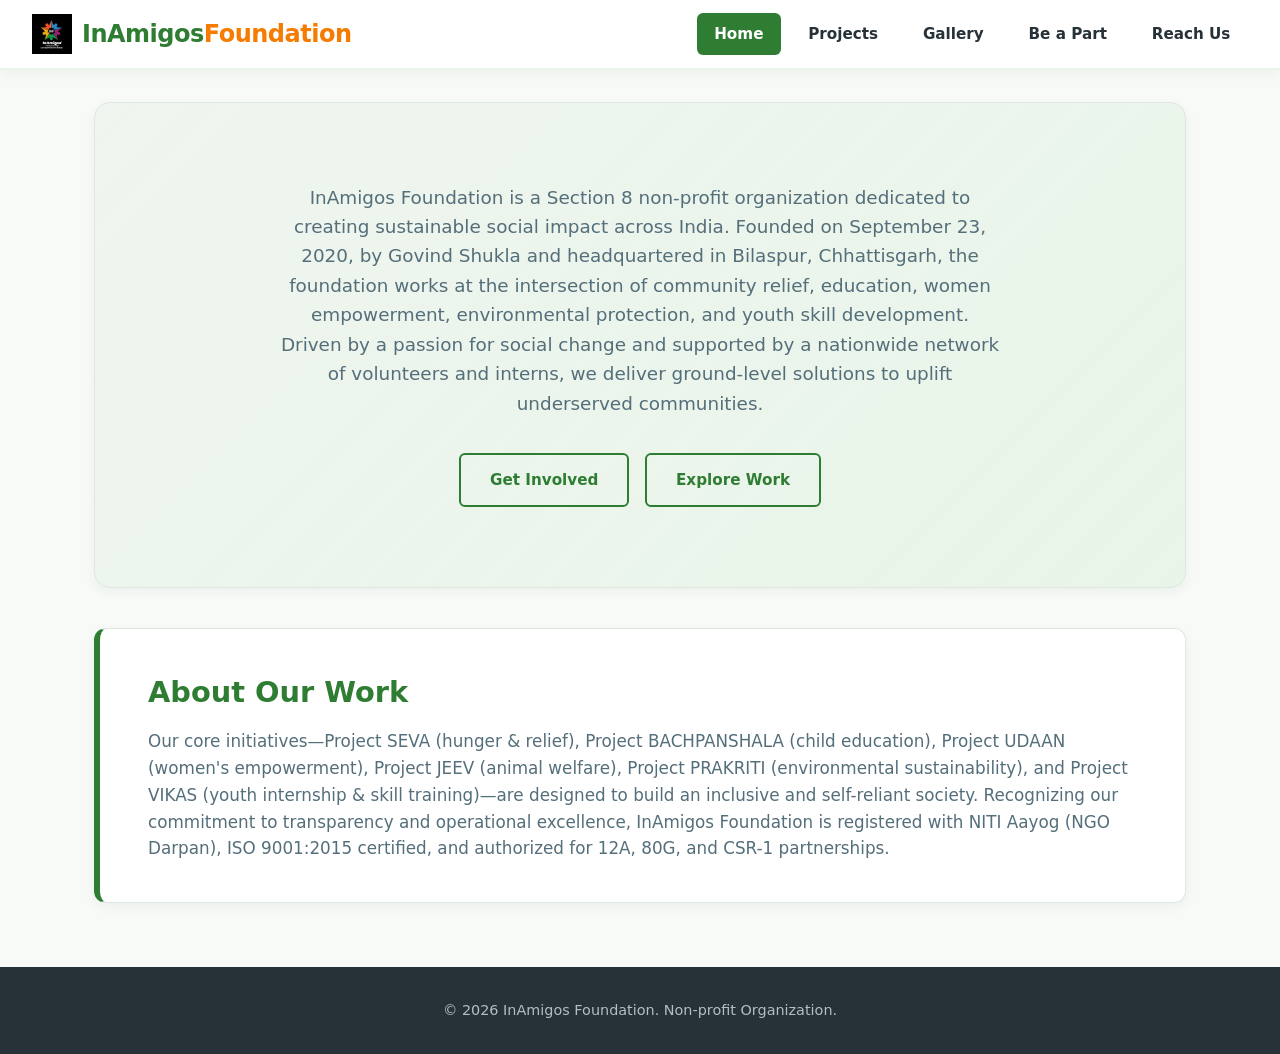
<file: Task1/index.html>
<!DOCTYPE html>
<html lang="en">
<head>
  <meta charset="UTF-8">
  <meta name="viewport" content="width=device-width, initial-scale=1.0">
  <title>InAmigos Foundation | Community Empowerment</title>
  <link rel="stylesheet" href="home.css">
  <!-- fontawesome icons -->
  <link rel="stylesheet" href="https://cdnjs.cloudflare.com/ajax/libs/font-awesome/6.4.0/css/all.min.css">
</head>
<body>

  <!-- top navigation -->
  <header id="site-header">
    <a href="index.html" class="brand-link">
      <img src="logo.jpg" alt="InAmigos Foundation Logo" class="site-logo">
      <div class="brand-title">InAmigos<span>Foundation</span></div>
    </a>
    <nav class="main-menu">
      <a href="index.html" class="link-item current-page">Home</a>
      <a href="projects.html" class="link-item">Projects</a>
      <a href="gallery.html" class="link-item">Gallery</a>
      <a href="be-a-part.html" class="link-item">Be a Part</a>
      <a href="reach-us.html" class="link-item">Reach Us</a>
    </nav>
  </header>

  <!-- hero banner & main content -->
  <main class="page-wrapper">
    <div class="hero-wrapper">
      <div class="hero-inner">
        <p>InAmigos Foundation is a Section 8 non-profit organization dedicated to creating sustainable social impact across India. Founded on September 23, 2020, by Govind Shukla and headquartered in Bilaspur, Chhattisgarh, the foundation works at the intersection of community relief, education, women empowerment, environmental protection, and youth skill development. Driven by a passion for social change and supported by a nationwide network of volunteers and interns, we deliver ground-level solutions to uplift underserved communities.</p>
        <div class="action-btns">
          <a href="be-a-part.html" class="btn btn-outline">Get Involved</a>
          <a href="projects.html" class="btn btn-outline">Explore Work</a>
        </div>
      </div>
    </div>

    <!-- brief intro block -->
    <section class="about-brief">
      <h2>About Our Work</h2>
      <p>Our core initiatives—Project SEVA (hunger & relief), Project BACHPANSHALA (child education), Project UDAAN (women's empowerment), Project JEEV (animal welfare), Project PRAKRITI (environmental sustainability), and Project VIKAS (youth internship & skill training)—are designed to build an inclusive and self-reliant society. Recognizing our commitment to transparency and operational excellence, InAmigos Foundation is registered with NITI Aayog (NGO Darpan), ISO 9001:2015 certified, and authorized for 12A, 80G, and CSR-1 partnerships.</p>
    </section>
  </main>

  <!-- footer -->
  <footer id="footer">
    <p>&copy; 2026 InAmigos Foundation. Non-profit Organization.</p>
  </footer>

</body>
</html>
</file>
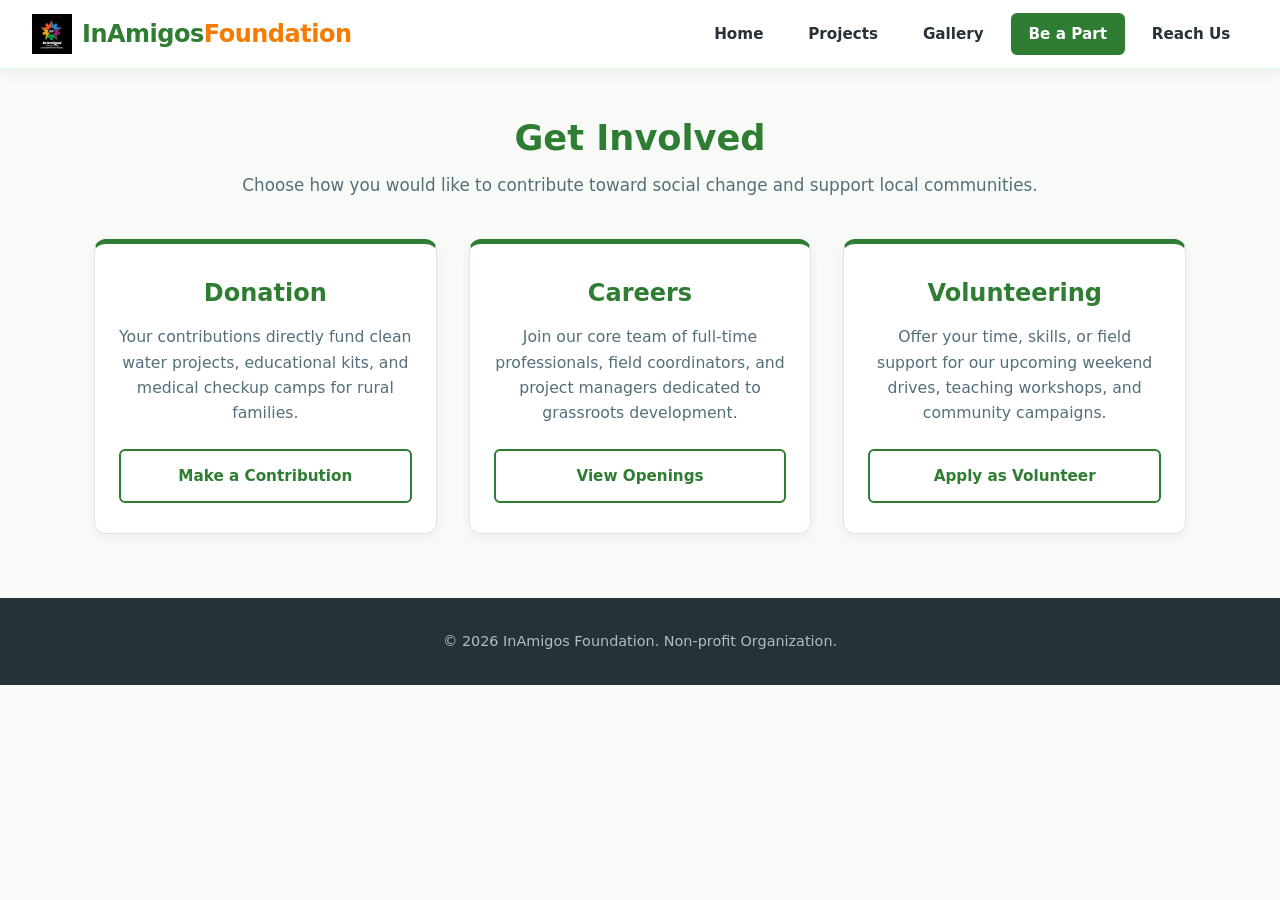
<file: Task1/be-a-part.html>
<!DOCTYPE html>
<html lang="en">
<head>
  <meta charset="UTF-8">
  <meta name="viewport" content="width=device-width, initial-scale=1.0">
  <title>InAmigos Foundation | Be a Part</title>
  <link rel="stylesheet" href="be-a-part.css">
  <!-- fontawesome icons -->
  <link rel="stylesheet" href="https://cdnjs.cloudflare.com/ajax/libs/font-awesome/6.4.0/css/all.min.css">
</head>
<body>

  <header id="site-header">
    <!-- Left Brand Area (Logo + Title together) -->
    <a href="index.html" class="brand-link">
      <img src="logo.jpg" alt="Logo" class="site-logo">
      <div class="brand-title">InAmigos<span>Foundation</span></div>
    </a>

    <!-- Navigation Links -->
    <nav class="main-menu">
      <a href="index.html" class="link-item">Home</a>
      <a href="projects.html" class="link-item">Projects</a>
      <a href="gallery.html" class="link-item">Gallery</a>
      <a href="be-a-part.html" class="link-item current-page">Be a Part</a>
      <a href="reach-us.html" class="link-item">Reach Us</a>
    </nav>
  </header>

  <!-- main content area -->
  <main class="page-wrapper">
    <h1 class="heading-center">Get Involved</h1>
    <p class="sub-text">Choose how you would like to contribute toward social change and support local communities.</p>

    <!-- 3 participation options -->
    <div class="join-options">
      <!-- Option 1: Donation -->
      <div class="opt-box featured-box">
        <h2>Donation</h2>
        <p>Your contributions directly fund clean water projects, educational kits, and medical checkup camps for rural families.</p>
        <a href="#donate" class="btn btn-outline">Make a Contribution</a>
      </div>

      <!-- Option 2: Careers -->
      <div class="opt-box">
        <h2>Careers</h2>
        <p>Join our core team of full-time professionals, field coordinators, and project managers dedicated to grassroots development.</p>
        <a href="#careers" class="btn btn-outline">View Openings</a>
      </div>

      <!-- Option 3: Volunteering -->
      <div class="opt-box">
        <h2>Volunteering</h2>
        <p>Offer your time, skills, or field support for our upcoming weekend drives, teaching workshops, and community campaigns.</p>
        <a href="#volunteer" class="btn btn-outline">Apply as Volunteer</a>
      </div>
    </div>
  </main>

  <!-- footer -->
  <footer id="footer">
    <p>&copy; 2026 InAmigos Foundation. Non-profit Organization.</p>
  </footer>

</body>
</html>
</file>
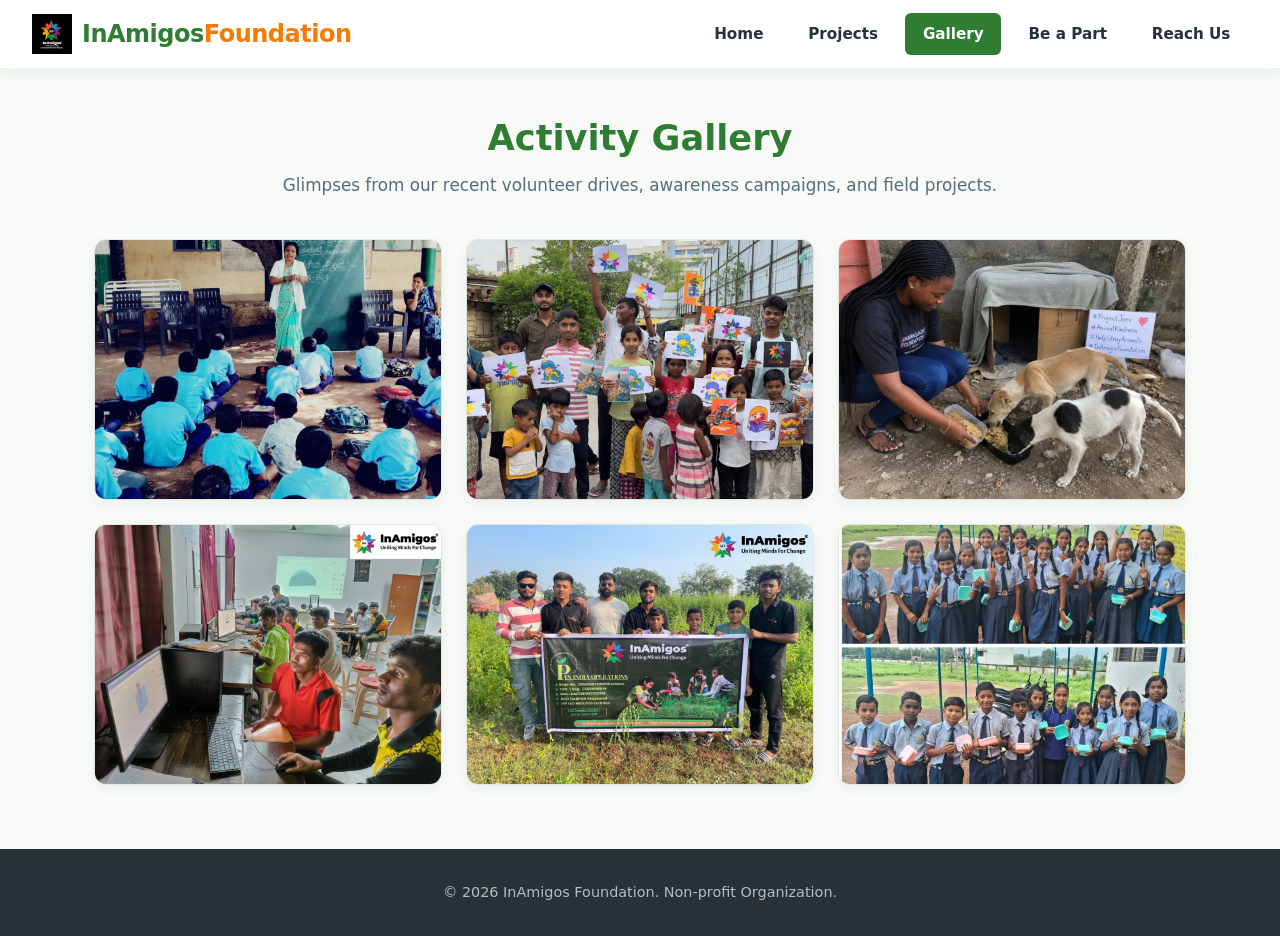
<file: Task1/gallery.html>
<!DOCTYPE html>
<html lang="en">
<head>
  <meta charset="UTF-8">
  <meta name="viewport" content="width=device-width, initial-scale=1.0">
  <title>InAmigos Foundation | Gallery</title>
  <link rel="stylesheet" href="gallery.css">
  <link rel="stylesheet" href="https://cdnjs.cloudflare.com/ajax/libs/font-awesome/6.4.0/css/all.min.css">
</head>
<body>

  <header id="site-header">
    <a href="index.html" class="brand-link">
      <img src="logo.jpg" alt="InAmigos Foundation Logo" class="site-logo">
      <div class="brand-title">InAmigos<span>Foundation</span></div>
    </a>
    <nav class="main-menu">
      <a href="index.html" class="link-item">Home</a>
      <a href="projects.html" class="link-item">Projects</a>
      <a href="gallery.html" class="link-item current-page">Gallery</a>
      <a href="be-a-part.html" class="link-item">Be a Part</a>
      <a href="reach-us.html" class="link-item">Reach Us</a>
    </nav>
  </header>

  <main class="page-wrapper">
    <h1 class="heading-center">Activity Gallery</h1>
    <p class="sub-text">Glimpses from our recent volunteer drives, awareness campaigns, and field projects.</p>

    <div class="photo-container">
      <div class="photo-item"><img src="gal-1.jpg" alt="Drive photo 1"></div>
      <div class="photo-item"><img src="gal-2.jpg" alt="Drive photo 2"></div>
      <div class="photo-item"><img src="gal-3.jpg" alt="Drive photo 3"></div>
      <div class="photo-item"><img src="gal-4.jpg" alt="Drive photo 4"></div>
      <div class="photo-item"><img src="gal-5.jpg" alt="Drive photo 5"></div>
      <div class="photo-item"><img src="gal-6.jpg" alt="Drive photo 6"></div>
    </div>
  </main>

  <footer id="footer">
    <p>&copy; 2026 InAmigos Foundation. Non-profit Organization.</p>
  </footer>

</body>
</html>
</file>
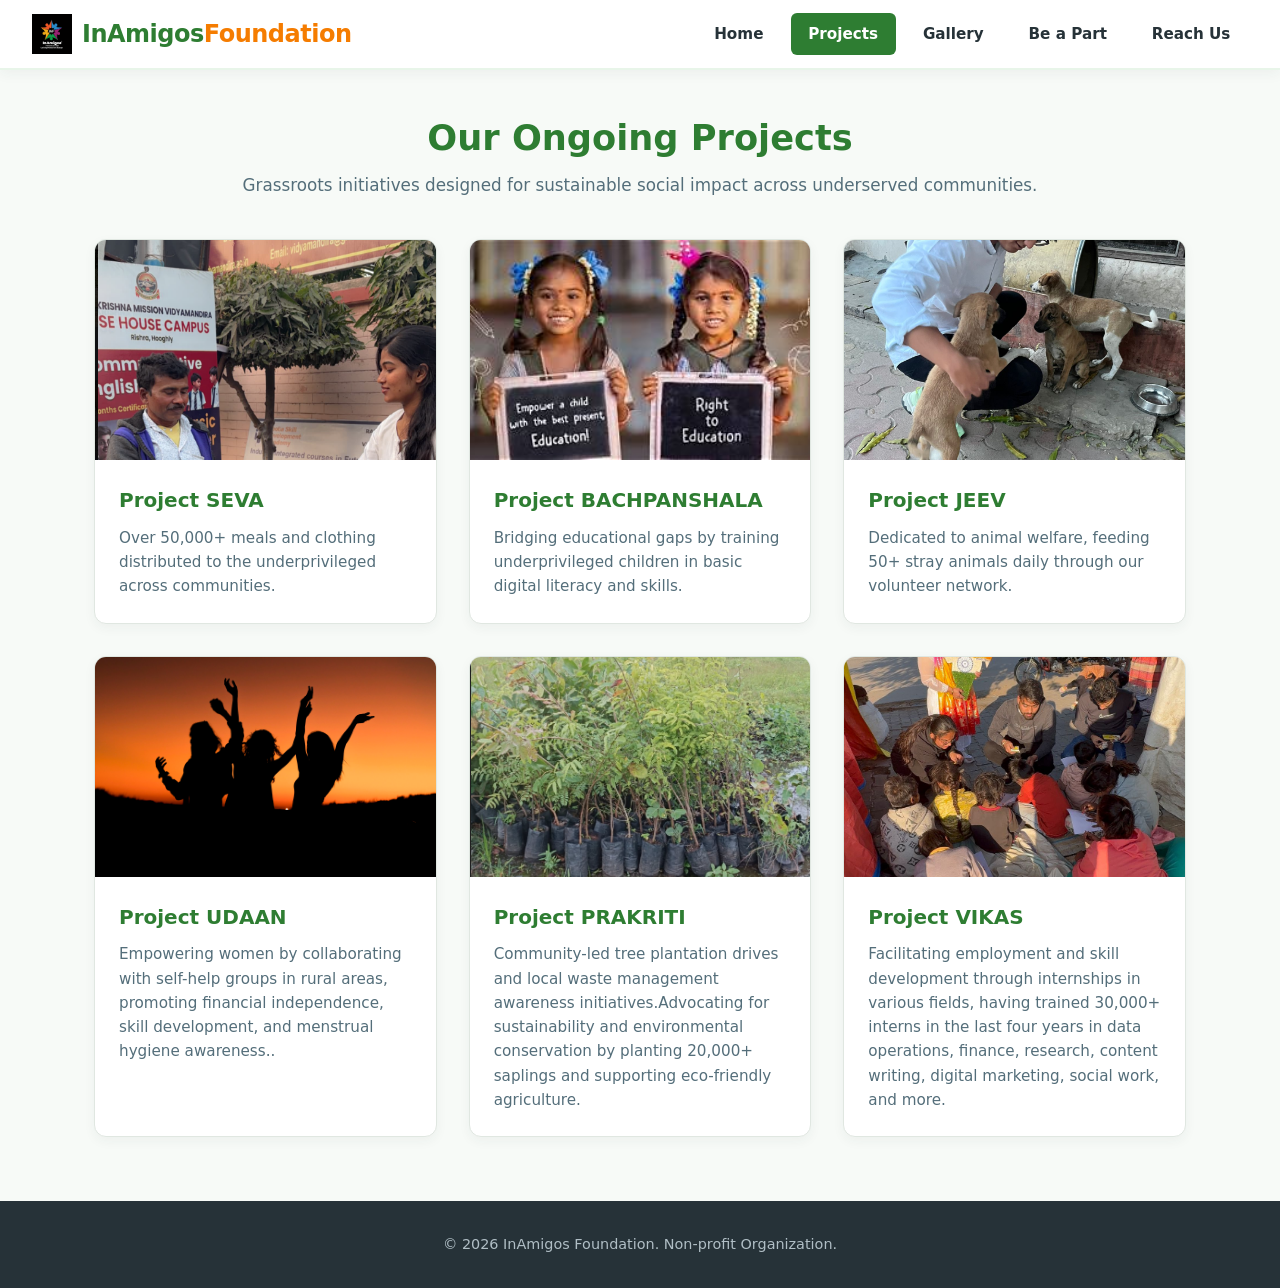
<file: Task1/projects.html>
<!DOCTYPE html>
<html lang="en">
<head>
  <meta charset="UTF-8">
  <meta name="viewport" content="width=device-width, initial-scale=1.0">
  <title>InAmigos Foundation | Our Projects</title>
  <link rel="stylesheet" href="projects.css">
  <link rel="stylesheet" href="https://cdnjs.cloudflare.com/ajax/libs/font-awesome/6.4.0/css/all.min.css">
</head>
<body>

  <header id="site-header">
    <a href="index.html" class="brand-link">
      <img src="logo.jpg" alt="InAmigos Foundation Logo" class="site-logo">
      <div class="brand-title">InAmigos<span>Foundation</span></div>
    </a>
    <nav class="main-menu">
      <a href="index.html" class="link-item">Home</a>
      <a href="projects.html" class="link-item current-page">Projects</a>
      <a href="gallery.html" class="link-item">Gallery</a>
      <a href="be-a-part.html" class="link-item">Be a Part</a>
      <a href="reach-us.html" class="link-item">Reach Us</a>
    </nav>
  </header>

  <main class="page-wrapper">
    <h1 class="heading-center">Our Ongoing Projects</h1>
    <p class="sub-text">Grassroots initiatives designed for sustainable social impact across underserved communities.</p>

    <div class="card-grid-3x2">
      <div class="p-card">
        <div class="img-box"><img src="seva.png" alt="Project SEVA" class="first-card-img"></div>
        <div class="p-details">
          <h3>Project SEVA</h3>
          <p>Over 50,000+ meals and clothing distributed to the underprivileged across communities.</p>
        </div>
      </div>

      <div class="p-card">
        <div class="img-box"><img src="bachpanshala.jpg" alt="Project BACHPANSHALA"></div>
        <div class="p-details">
          <h3>Project BACHPANSHALA</h3>
          <p>Bridging educational gaps by training underprivileged children in basic digital literacy and skills.</p>
        </div>
      </div>

      <div class="p-card">
        <div class="img-box"><img src="jeev.png" alt="Project JEEV"></div>
        <div class="p-details">
          <h3>Project JEEV</h3>
          <p>Dedicated to animal welfare, feeding 50+ stray animals daily through our volunteer network.</p>
        </div>
      </div>

      <div class="p-card">
        <div class="img-box"><img src="udaan.jpeg" alt="Women Skill Center"></div>
        <div class="p-details">
          <h3>Project UDAAN</h3>
          <p>Empowering women by collaborating with self-help groups in rural areas, promoting financial independence, skill development, and menstrual hygiene awareness..</p>
        </div>
      </div>

      <div class="p-card">
        <div class="img-box"><img src="prakriti.png" alt="Village Plantation Drive"></div>
        <div class="p-details">
          <h3>Project PRAKRITI</h3>
          <p>Community-led tree plantation drives and local waste management awareness initiatives.Advocating for sustainability and environmental conservation by planting 20,000+ saplings and supporting eco-friendly agriculture.</p>
        </div>
      </div>

      <div class="p-card">
        <div class="img-box"><img src="vikas.jpg" alt="Nutrition Support"></div>
        <div class="p-details">
          <h3>Project VIKAS</h3>
          <p>Facilitating employment and skill development through internships in various fields, having trained 30,000+ interns in the last four years in data operations, finance, research, content writing, digital marketing, social work, and more.</p>
        </div>
      </div>
    </div>
  </main>

  <footer id="footer">
    <p>&copy; 2026 InAmigos Foundation. Non-profit Organization.</p>
  </footer>

</body>
</html>
</file>
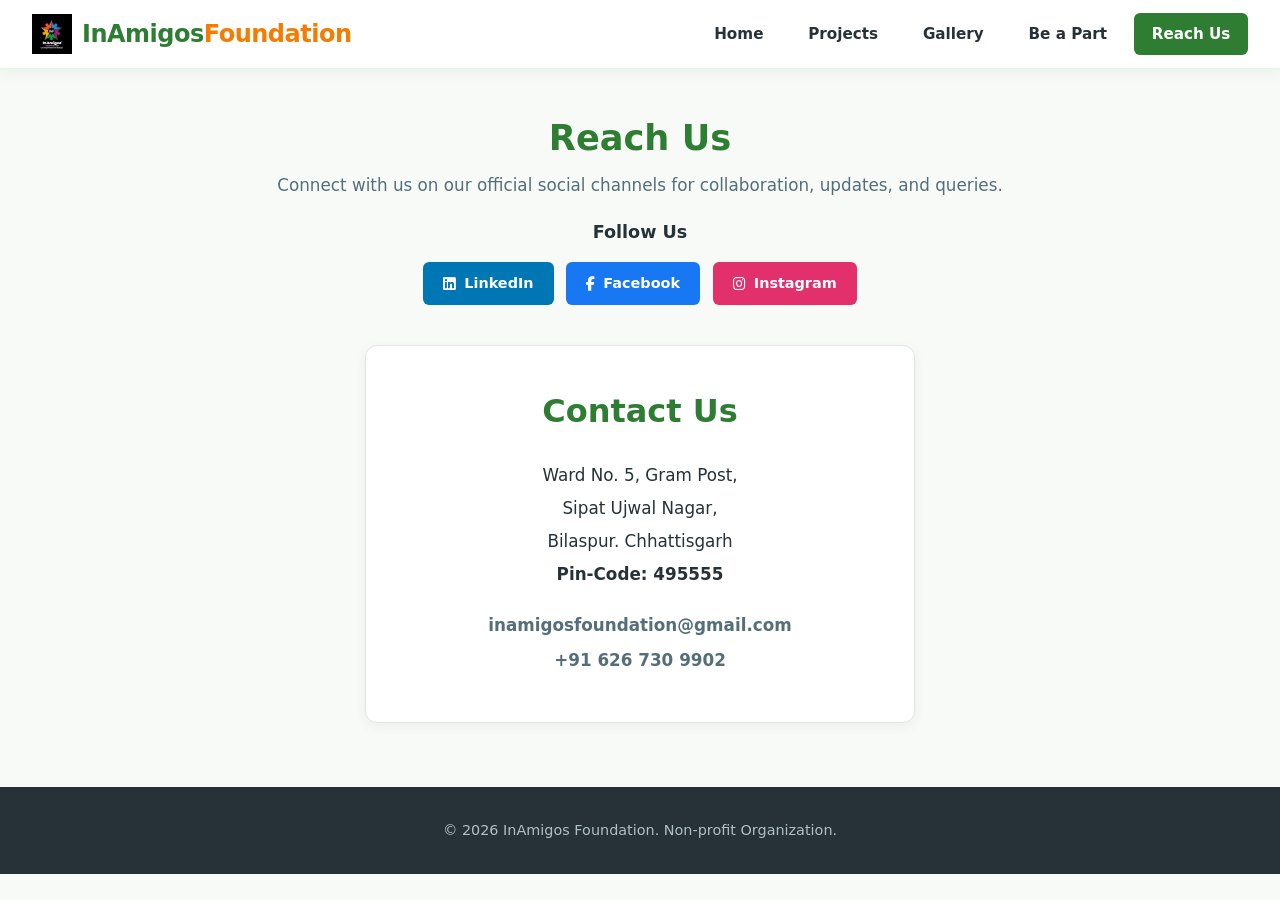
<file: Task1/reach-us.html>
<!DOCTYPE html>
<html lang="en">
<head>
  <meta charset="UTF-8">
  <meta name="viewport" content="width=device-width, initial-scale=1.0">
  <title>InAmigos Foundation | Reach Us</title>
  <link rel="stylesheet" href="reach-us.css">
  <link rel="stylesheet" href="https://cdnjs.cloudflare.com/ajax/libs/font-awesome/6.4.0/css/all.min.css">
</head>
<body>

  <header id="site-header">
    <a href="index.html" class="brand-link">
      <img src="logo.jpg" alt="InAmigos Foundation Logo" class="site-logo">
      <div class="brand-title">InAmigos<span>Foundation</span></div>
    </a>
    <nav class="main-menu">
      <a href="index.html" class="link-item">Home</a>
      <a href="projects.html" class="link-item">Projects</a>
      <a href="gallery.html" class="link-item">Gallery</a>
      <a href="be-a-part.html" class="link-item">Be a Part</a>
      <a href="reach-us.html" class="link-item current-page">Reach Us</a>
    </nav>
  </header>

  <main class="page-wrapper">
    <div class="reach-header-center">
      <h1 class="heading-center">Reach Us</h1>
      <p class="sub-text">Connect with us on our official social channels for collaboration, updates, and queries.</p>

      <div class="social-block">
        <h3>Follow Us</h3>
        <div class="social-grid">
          <a href="https://www.linkedin.com/company/inamigos-foundation" target="_blank" class="s-btn li">
            <i class="fa-brands fa-linkedin"></i> LinkedIn
          </a>
          <a href="https://www.facebook.com/InAmigos/" target="_blank" class="s-btn fb">
            <i class="fa-brands fa-facebook-f"></i> Facebook
          </a>
          <a href="https://www.instagram.com/inamigos/" target="_blank" class="s-btn ig">
            <i class="fa-brands fa-instagram"></i> Instagram
          </a>
        </div>
      </div>
    </div>

    <div class="contact-section-wrapper">
      <div class="contact-details-box">
        <h2 class="contact-title">Contact Us</h2>
        <p class="address-line">Ward No. 5, Gram Post,</p>
        <p class="address-line">Sipat Ujwal Nagar,</p>
        <p class="address-line">Bilaspur. Chhattisgarh</p>
        <p class="pin-code">Pin-Code: 495555</p>
        
        <p class="contact-email">inamigosfoundation@gmail.com</p>
        <p class="contact-phone">+91 626 730 9902</p>
      </div>
    </div>
  </main>

  <footer id="footer">
    <p>&copy; 2026 InAmigos Foundation. Non-profit Organization.</p>
  </footer>

</body>
</html>
</file>
<file: Task1/home.css>
:root {
  --primary: #2E7D32;
  --secondary: #81C784;
  --secondary-light: #e8f5e9;
  --bg-main: #F7FAF7;
  --bg-card: #FFFFFF;
  --text-dark: #263238;
  --text-muted: #546e7a;
  --cta-orange: #F57C00;
  --cta-hover: #e65100;
  --border-light: #e0e7e1;
  --shadow-sm: 0 4px 12px rgba(38, 50, 56, 0.05);
}

* {
  box-sizing: border-box;
  margin: 0;
  padding: 0;
}

body {
  font-family: 'Segoe UI', system-ui, -apple-system, sans-serif;
  background-color: var(--bg-main);
  color: var(--text-dark);
  line-height: 1.6;
}

/* Header & Navigation */
#site-header {
  background-color: var(--bg-card);
  border-bottom: 2px solid var(--secondary-light);
  padding: 0.8rem 2rem;
  display: flex;
  justify-content: space-between;
  align-items: center;
  position: sticky;
  top: 0;
  z-index: 1000;
  box-shadow: var(--shadow-sm);
}

.brand-link {
  display: flex;
  align-items: center;
  gap: 10px;
  text-decoration: none;
}

.site-logo {
  height: 40px;
  width: auto;
  object-fit: contain;
  display: block;
}

.brand-title {
  font-size: 1.5rem;
  font-weight: 800;
  color: var(--primary);
  letter-spacing: -0.5px;
  white-space: nowrap;
}

.brand-title span {
  color: var(--cta-orange);
}

.main-menu {
  display: flex;
  gap: 0.6rem;
  align-items: center;
}

.link-item {
  text-decoration: none;
  color: var(--text-dark);
  padding: 0.55rem 1.1rem;
  font-size: 0.95rem;
  font-weight: 600;
  border-radius: 6px;
  transition: all 0.2s ease;
}

.link-item:hover {
  background-color: var(--secondary-light);
  color: var(--primary);
}

.link-item.current-page {
  background-color: var(--primary);
  color: #FFFFFF;
}

/* Layout */
.page-wrapper {
  max-width: 1140px;
  margin: 2rem auto;
  padding: 0 1.5rem;
}

.hero-wrapper {
  background: linear-gradient(135deg, rgba(46, 125, 50, 0.08) 0%, rgba(129, 199, 132, 0.18) 100%), var(--bg-card);
  padding: 5rem 2rem;
  margin-bottom: 2.5rem;
  border-radius: 16px;
  border: 1px solid var(--border-light);
  text-align: center;
  box-shadow: var(--shadow-sm);
}

.hero-inner h1 {
  font-size: 2.75rem;
  color: var(--primary);
  line-height: 1.25;
  margin-bottom: 1.2rem;
  font-weight: 800;
}

.hero-inner p {
  font-size: 1.15rem;
  color: var(--text-muted);
  max-width: 720px;
  margin: 0 auto 2.2rem auto;
}

.action-btns {
  display: flex;
  gap: 1rem;
  justify-content: center;
  flex-wrap: wrap;
}

.btn {
  display: inline-block;
  padding: 0.8rem 1.8rem;
  font-size: 0.95rem;
  font-weight: 700;
  border-radius: 6px;
  text-decoration: none;
  transition: all 0.25s ease;
}

.btn-donate {
  background-color: var(--cta-orange);
  color: #FFFFFF;
  box-shadow: 0 4px 14px rgba(245, 124, 0, 0.35);
}

.btn-donate:hover {
  background-color: var(--cta-hover);
  transform: translateY(-2px);
}

.btn-outline {
  background-color: transparent;
  border: 2px solid var(--primary);
  color: var(--primary);
}

.btn-outline:hover {
  background-color: var(--primary);
  color: #FFFFFF;
  transform: translateY(-2px);
}

.about-brief {
  background-color: var(--bg-card);
  padding: 2.5rem 3rem;
  border-radius: 12px;
  border-left: 6px solid var(--primary);
  border-top: 1px solid var(--border-light);
  border-right: 1px solid var(--border-light);
  border-bottom: 1px solid var(--border-light);
  box-shadow: var(--shadow-sm);
  margin-bottom: 3rem;
}

.about-brief h2 {
  color: var(--primary);
  font-size: 1.8rem;
  margin-bottom: 0.8rem;
}

.about-brief p {
  color: var(--text-muted);
  font-size: 1.05rem;
}

#footer {
  background-color: var(--text-dark);
  color: #b0bec5;
  text-align: center;
  padding: 2rem 1rem;
  font-size: 0.9rem;
  margin-top: 4rem;
}

@media (max-width: 768px) {
  #site-header {
    flex-direction: column;
    gap: 1rem;
  }
  .main-menu {
    flex-wrap: wrap;
    justify-content: center;
  }
  .hero-inner h1 {
    font-size: 2.1rem;
  }
}
</file>
<file: Task1/be-a-part.css>
:root {
  --primary: #2E7D32;
  --secondary: #81C784;
  --secondary-light: #e8f5e9;
  --bg-main: #F7FAF7;
  --bg-card: #FFFFFF;
  --text-dark: #263238;
  --text-muted: #546e7a;
  --cta-orange: #F57C00;
  --border-light: #e0e7e1;
  --shadow-sm: 0 4px 12px rgba(38, 50, 56, 0.05);
}

* {
  box-sizing: border-box;
  margin: 0;
  padding: 0;
}

body {
  font-family: 'Segoe UI', system-ui, -apple-system, sans-serif;
  background-color: var(--bg-main);
  color: var(--text-dark);
  line-height: 1.6;
}

/* Header & Navigation */
#site-header {
  background-color: var(--bg-card);
  border-bottom: 2px solid var(--secondary-light);
  padding: 0.8rem 2rem;
  display: flex;
  justify-content: space-between;
  align-items: center;
  position: sticky;
  top: 0;
  z-index: 1000;
  box-shadow: var(--shadow-sm);
}

.brand-link {
  display: flex;
  align-items: center;
  gap: 10px;
  text-decoration: none;
}

.site-logo {
  height: 40px;
  width: auto;
  object-fit: contain;
  display: block;
}

.brand-title {
  font-size: 1.5rem;
  font-weight: 800;
  color: var(--primary);
  letter-spacing: -0.5px;
  white-space: nowrap;
}

.brand-title span {
  color: var(--cta-orange);
}

.main-menu {
  display: flex;
  gap: 0.6rem;
  align-items: center;
}

.link-item {
  text-decoration: none;
  color: var(--text-dark);
  padding: 0.55rem 1.1rem;
  font-size: 0.95rem;
  font-weight: 600;
  border-radius: 6px;
  transition: all 0.2s ease;
}

.link-item:hover {
  background-color: var(--secondary-light);
  color: var(--primary);
}

.link-item.current-page {
  background-color: var(--primary);
  color: #FFFFFF;
}

/* Layout */
.page-wrapper {
  max-width: 1140px;
  margin: 2.5rem auto;
  padding: 0 1.5rem;
}

.heading-center {
  text-align: center;
  font-size: 2.2rem;
  color: var(--primary);
  margin-bottom: 0.4rem;
  font-weight: 800;
}

.sub-text {
  text-align: center;
  color: var(--text-muted);
  margin-bottom: 2.5rem;
  font-size: 1.05rem;
}

/* Options Grid */
.join-options {
  display: grid;
  grid-template-columns: repeat(auto-fill, minmax(290px, 1fr));
  gap: 2rem;
}

.opt-box {
  background: var(--bg-card);
  padding: 30px 24px;
  border-radius: 12px;
  border-top: 5px solid var(--primary);
  border-left: 1px solid var(--border-light);
  border-right: 1px solid var(--border-light);
  border-bottom: 1px solid var(--border-light);
  text-align: center;
  box-shadow: var(--shadow-sm);
  display: flex;
  flex-direction: column;
}

.opt-box h2 {
  font-size: 1.5rem;
  color: var(--primary);
  margin-bottom: 12px;
  font-weight: 700;
}

.opt-box p {
  font-size: 0.98rem;
  color: var(--text-muted);
  margin-bottom: 24px;
  flex-grow: 1;
}

.btn {
  display: inline-block;
  padding: 0.8rem 1.8rem;
  font-size: 0.95rem;
  font-weight: 700;
  border-radius: 6px;
  text-decoration: none;
  transition: all 0.25s ease;
}

.btn-outline {
  background-color: transparent;
  border: 2px solid var(--primary);
  color: var(--primary);
}

.btn-outline:hover {
  background-color: var(--primary);
  color: #FFFFFF;
  transform: translateY(-2px);
}

/* Footer */
#footer {
  background-color: var(--text-dark);
  color: #b0bec5;
  text-align: center;
  padding: 2rem 1rem;
  font-size: 0.9rem;
  margin-top: 4rem;
}

@media (max-width: 768px) {
  #site-header {
    flex-direction: column;
    gap: 1rem;
  }
  .main-menu {
    flex-wrap: wrap;
    justify-content: center;
  }
}
</file>
<file: Task1/gallery.css>
/* ==========================================================================
   InAmigos Foundation - Gallery Page Stylesheet
   ========================================================================== */

:root {
  --primary: #2E7D32;
  --secondary: #81C784;
  --secondary-light: #e8f5e9;
  --bg-main: #F7FAF7;
  --bg-card: #FFFFFF;
  --text-dark: #263238;
  --text-muted: #546e7a;
  --cta-orange: #F57C00;
  --border-light: #e0e7e1;
  --shadow-sm: 0 4px 12px rgba(38, 50, 56, 0.05);
}

* {
  box-sizing: border-box;
  margin: 0;
  padding: 0;
}

body {
  font-family: 'Segoe UI', system-ui, -apple-system, sans-serif;
  background-color: var(--bg-main);
  color: var(--text-dark);
  line-height: 1.6;
}

/* Header & Navigation */
#site-header {
  background-color: var(--bg-card);
  border-bottom: 2px solid var(--secondary-light);
  padding: 0.8rem 2rem;
  display: flex;
  justify-content: space-between;
  align-items: center;
  position: sticky;
  top: 0;
  z-index: 1000;
  box-shadow: var(--shadow-sm);
}

.brand-link {
  display: flex;
  align-items: center;
  gap: 10px;
  text-decoration: none;
}

.site-logo {
  height: 40px;
  width: auto;
  object-fit: contain;
  display: block;
}

.brand-title {
  font-size: 1.5rem;
  font-weight: 800;
  color: var(--primary);
  letter-spacing: -0.5px;
  white-space: nowrap;
}

.brand-title span {
  color: var(--cta-orange);
}

.main-menu {
  display: flex;
  gap: 0.6rem;
  align-items: center;
}

.link-item {
  text-decoration: none;
  color: var(--text-dark);
  padding: 0.55rem 1.1rem;
  font-size: 0.95rem;
  font-weight: 600;
  border-radius: 6px;
  transition: all 0.2s ease;
}

.link-item:hover {
  background-color: var(--secondary-light);
  color: var(--primary);
}

.link-item.current-page {
  background-color: var(--primary);
  color: #FFFFFF;
}

/* Page Wrapper & Headings */
.page-wrapper {
  max-width: 1140px;
  margin: 2.5rem auto;
  padding: 0 1.5rem;
}

.heading-center {
  text-align: center;
  font-size: 2.2rem;
  color: var(--primary);
  margin-bottom: 0.4rem;
  font-weight: 800;
}

.sub-text {
  text-align: center;
  color: var(--text-muted);
  margin-bottom: 2.5rem;
  font-size: 1.05rem;
}

/* Flexbox Gallery (3 Images Per Row) */
.photo-container {
  display: flex;
  flex-wrap: wrap;
  gap: 1.5rem;
}

.photo-item {
  flex: 0 0 calc(33.333% - 1rem);
  border-radius: 12px;
  overflow: hidden;
  box-shadow: var(--shadow-sm);
  border: 1px solid var(--border-light);
  aspect-ratio: 4 / 3;
  background-color: var(--bg-card);
}

.photo-item img {
  width: 100%;
  height: 100%;
  object-fit: cover;
  display: block;
  transition: transform 0.3s ease;
}

.photo-item:hover img {
  transform: scale(1.05);
}

/* Image Crop Container */
.crop-container {
  width: 300px;
  height: 200px;
  overflow: hidden;
  border-radius: 8px;
}

.crop-container img {
  width: 100%;
  height: 100%;
  object-fit: cover;
  object-position: center;
}

/* Footer */
#footer {
  background-color: var(--text-dark);
  color: #b0bec5;
  text-align: center;
  padding: 2rem 1rem;
  font-size: 0.9rem;
  margin-top: 4rem;
}

/* Responsive Rules */
@media (max-width: 900px) {
  .photo-item {
    flex: 0 0 calc(50% - 0.75rem);
  }
}

@media (max-width: 768px) {
  #site-header {
    flex-direction: column;
    gap: 1rem;
  }

  .main-menu {
    flex-wrap: wrap;
    justify-content: center;
  }
}

@media (max-width: 600px) {
  .photo-item {
    flex: 0 0 100%;
  }
}
</file>
<file: Task1/projects.css>
:root {
  --primary: #2E7D32;
  --secondary: #81C784;
  --secondary-light: #e8f5e9;
  --bg-main: #F7FAF7;
  --bg-card: #FFFFFF;
  --text-dark: #263238;
  --text-muted: #546e7a;
  --cta-orange: #F57C00;
  --border-light: #e0e7e1;
  --shadow-sm: 0 4px 12px rgba(38, 50, 56, 0.05);
  --shadow-md: 0 6px 18px rgba(38, 50, 56, 0.08);
}

* { box-sizing: border-box; margin: 0; padding: 0; }

body {
  font-family: 'Segoe UI', system-ui, -apple-system, sans-serif;
  background-color: var(--bg-main);
  color: var(--text-dark);
  line-height: 1.6;
}

#site-header {
  background-color: var(--bg-card);
  border-bottom: 2px solid var(--secondary-light);
  padding: 0.8rem 2rem;
  display: flex;
  justify-content: space-between;
  align-items: center;
  position: sticky;
  top: 0;
  z-index: 1000;
  box-shadow: var(--shadow-sm);
}

.brand-link { display: flex; align-items: center; gap: 10px; text-decoration: none; }
.site-logo { height: 40px; width: auto; object-fit: contain; display: block; }
.brand-title { font-size: 1.5rem; font-weight: 800; color: var(--primary); letter-spacing: -0.5px; white-space: nowrap; }
.brand-title span { color: var(--cta-orange); }

.main-menu { display: flex; gap: 0.6rem; align-items: center; }
.link-item { text-decoration: none; color: var(--text-dark); padding: 0.55rem 1.1rem; font-size: 0.95rem; font-weight: 600; border-radius: 6px; transition: all 0.2s ease; }
.link-item:hover { background-color: var(--secondary-light); color: var(--primary); }
.link-item.current-page { background-color: var(--primary); color: #FFFFFF; }

.page-wrapper { max-width: 1140px; margin: 2.5rem auto; padding: 0 1.5rem; }
.heading-center { text-align: center; font-size: 2.2rem; color: var(--primary); margin-bottom: 0.4rem; font-weight: 800; }
.sub-text { text-align: center; color: var(--text-muted); margin-bottom: 2.5rem; font-size: 1.05rem; }

.card-grid-3x2 { display: grid; grid-template-columns: repeat(auto-fill, minmax(310px, 1fr)); gap: 2rem; }
.p-card { background: var(--bg-card); border: 1px solid var(--border-light); border-radius: 12px; overflow: hidden; box-shadow: var(--shadow-sm); transition: transform 0.25s ease, box-shadow 0.25s ease; display: flex; flex-direction: column; }
.p-card:hover { transform: translateY(-4px); box-shadow: var(--shadow-md); border-color: var(--secondary); }

.img-box img { width: 100%; height: 200px; object-fit: cover; display: block; background-color: var(--secondary-light); }
.img-box img.first-card-img { object-position: center top; }

.p-details { padding: 1.5rem; display: flex; flex-direction: column; flex-grow: 1; }
.p-details h3 { font-size: 1.25rem; color: var(--primary); margin-bottom: 0.6rem; font-weight: 700; }
.p-details p { font-size: 0.95rem; color: var(--text-muted); }

#footer { background-color: var(--text-dark); color: #b0bec5; text-align: center; padding: 2rem 1rem; font-size: 0.9rem; margin-top: 4rem; }

@media (max-width: 768px) {
  #site-header { flex-direction: column; gap: 1rem; }
  .main-menu { flex-wrap: wrap; justify-content: center; }
}
.img-box {
  width: 100%;
  height: 220px; /* Fixed container height */
  overflow: hidden;
  display: block;
}

.img-box img {
  width: 100%;
  height: 100%;
  object-fit: cover; /* Forces the image to completely cover the container area */
  object-position: center; /* Centers the image content inside the box */
  display: block;
}
</file>
<file: Task1/reach-us.css>
:root {
  --primary: #2E7D32;
  --secondary: #81C784;
  --secondary-light: #e8f5e9;
  --bg-main: #F7FAF7;
  --bg-card: #FFFFFF;
  --text-dark: #263238;
  --text-muted: #546e7a;
  --cta-orange: #F57C00;
  --border-light: #e0e7e1;
  --shadow-sm: 0 4px 12px rgba(38, 50, 56, 0.05);
}

* { box-sizing: border-box; margin: 0; padding: 0; }

body {
  font-family: 'Segoe UI', system-ui, -apple-system, sans-serif;
  background-color: var(--bg-main);
  color: var(--text-dark);
  line-height: 1.6;
}

#site-header {
  background-color: var(--bg-card);
  border-bottom: 2px solid var(--secondary-light);
  padding: 0.8rem 2rem;
  display: flex;
  justify-content: space-between;
  align-items: center;
  position: sticky;
  top: 0;
  z-index: 1000;
  box-shadow: var(--shadow-sm);
}

.brand-link { display: flex; align-items: center; gap: 10px; text-decoration: none; }
.site-logo { height: 40px; width: auto; object-fit: contain; display: block; }
.brand-title { font-size: 1.5rem; font-weight: 800; color: var(--primary); letter-spacing: -0.5px; white-space: nowrap; }
.brand-title span { color: var(--cta-orange); }

.main-menu { display: flex; gap: 0.6rem; align-items: center; }
.link-item { text-decoration: none; color: var(--text-dark); padding: 0.55rem 1.1rem; font-size: 0.95rem; font-weight: 600; border-radius: 6px; transition: all 0.2s ease; }
.link-item:hover { background-color: var(--secondary-light); color: var(--primary); }
.link-item.current-page { background-color: var(--primary); color: #FFFFFF; }

.page-wrapper { max-width: 1140px; margin: 2.5rem auto; padding: 0 1.5rem; }

.reach-header-center { text-align: center; margin-bottom: 2.5rem; }
.heading-center { font-size: 2.2rem; color: var(--primary); margin-bottom: 0.4rem; font-weight: 800; }
.sub-text { color: var(--text-muted); margin-bottom: 1.2rem; font-size: 1.05rem; }

.social-block { text-align: center; }
.social-block h3 { font-size: 1.1rem; margin-bottom: 1rem; color: var(--text-dark); font-weight: 700; }
.social-grid { display: flex; gap: 0.8rem; justify-content: center; align-items: center; flex-wrap: wrap; }

.s-btn { text-decoration: none; color: #fff; padding: 10px 20px; border-radius: 6px; font-weight: 700; font-size: 0.9rem; display: inline-flex; align-items: center; gap: 8px; transition: transform 0.2s ease, opacity 0.2s ease; }
.s-btn:hover { transform: translateY(-2px); opacity: 0.92; }
.s-btn.li { background-color: #0077b5; }
.s-btn.fb { background-color: #1877f2; }
.s-btn.ig { background-color: #e1306c; }

.contact-section-wrapper { display: flex; justify-content: center; }
.contact-details-box { background-color: var(--bg-card); color: var(--text-dark); padding: 2.5rem 2.5rem; border-radius: 12px; border: 1px solid var(--border-light); max-width: 550px; width: 100%; box-shadow: var(--shadow-sm); text-align: center; }

.contact-title { color: var(--primary); font-size: 2rem; font-weight: 800; margin-bottom: 1.5rem; }
.address-line { font-size: 1.05rem; color: var(--text-dark); margin-bottom: 0.4rem; }
.pin-code { font-size: 1.05rem; color: var(--text-dark); margin-bottom: 1.5rem; font-weight: 600; }
.contact-email, .contact-phone { font-size: 1.05rem; color: var(--text-muted); margin-bottom: 0.5rem; font-weight: 600; }

#footer { background-color: var(--text-dark); color: #b0bec5; text-align: center; padding: 2rem 1rem; font-size: 0.9rem; margin-top: 4rem; }

@media (max-width: 768px) {
  #site-header { flex-direction: column; gap: 1rem; }
  .main-menu { flex-wrap: wrap; justify-content: center; }
}
</file>
